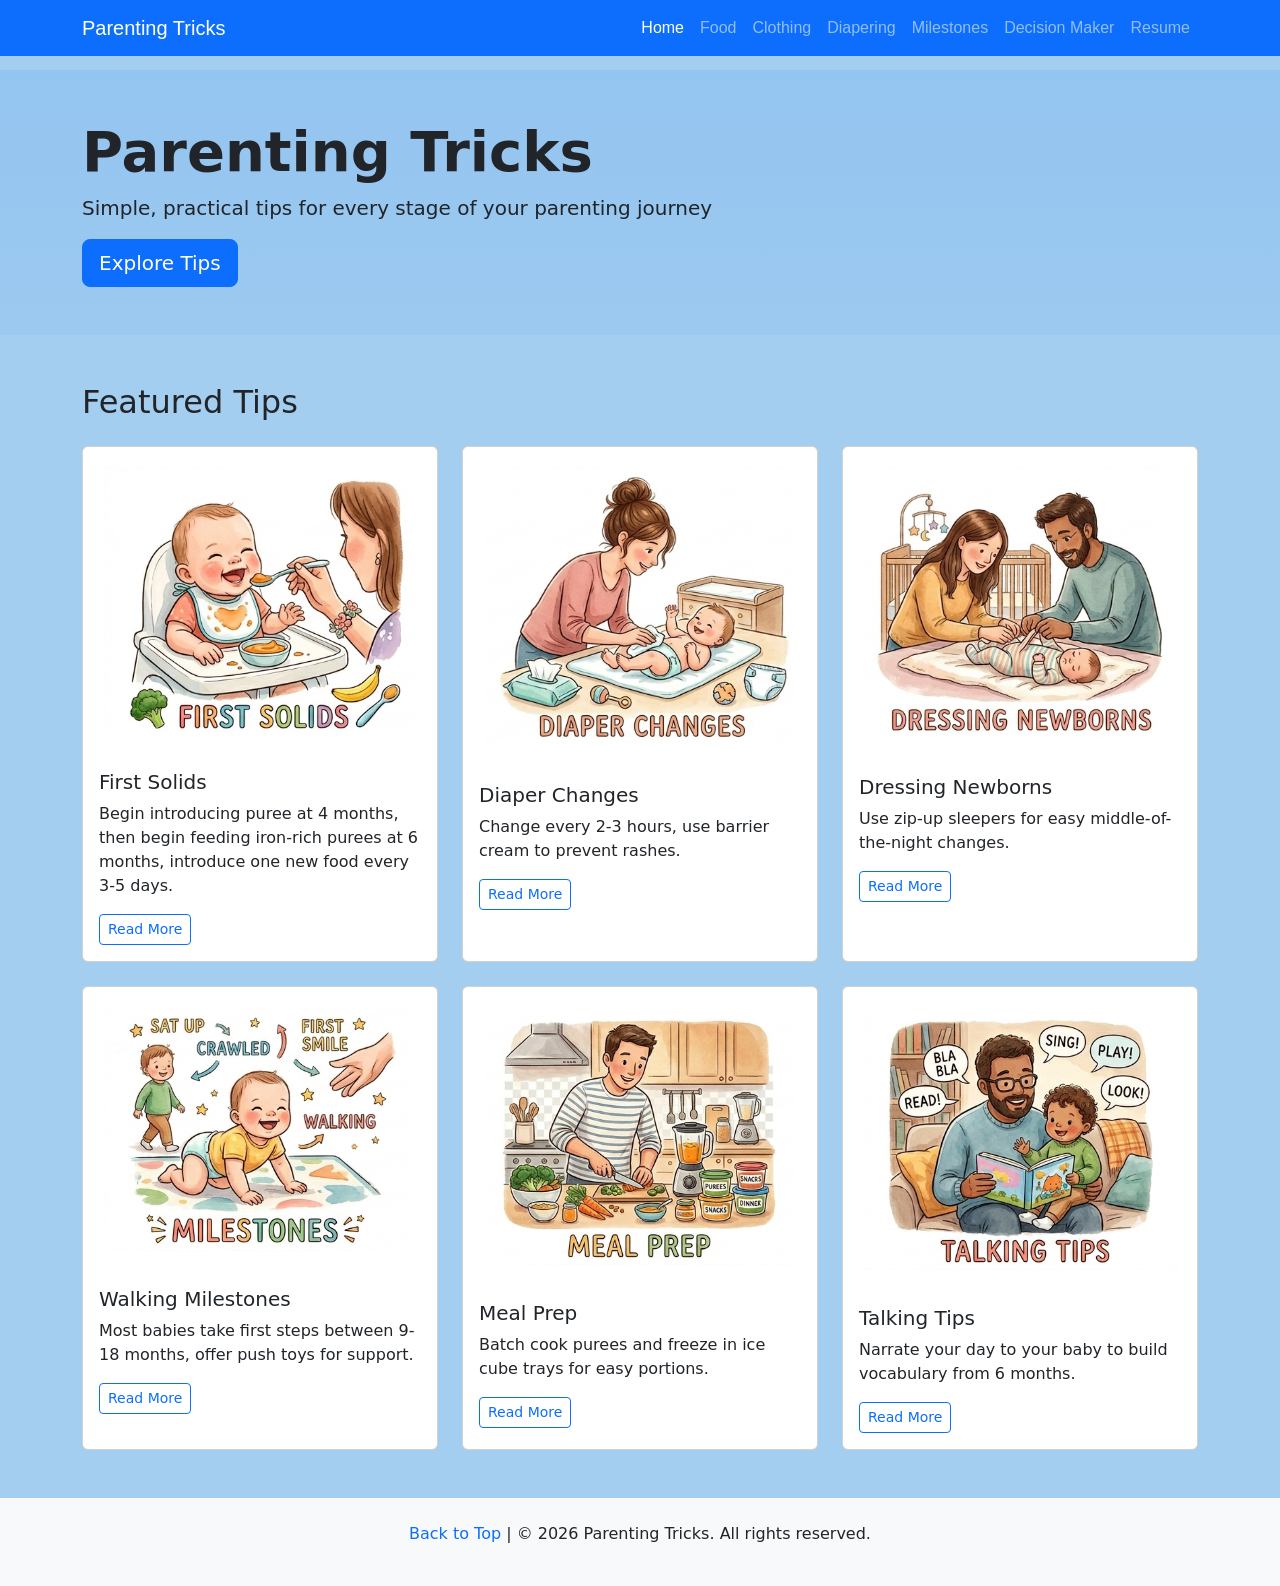
<file: index.html>
<!DOCTYPE html>
<html lang="en">
<head>
    <meta charset="UTF-8">
    <meta name="viewport" content="width=device-width, initial-scale=1.0">
    <title>Parenting Tricks | Home</title>
    <link href="https://cdn.jsdelivr.net/npm/bootstrap@5.3.0/dist/css/bootstrap.min.css" rel="stylesheet">
    <link rel="stylesheet" href="Styles/main.css">
    <script src="https://cdn.jsdelivr.net/npm/bootstrap@5.3.0/dist/js/bootstrap.bundle.min.js"></script>
</head>
<body>
    <div id="top"></div>
    <!-- Navbar -->
    <nav class="navbar navbar-expand-lg navbar-dark bg-primary fixed-top">
        <div class="container">
            <a class="navbar-brand" href="index.html">Parenting Tricks</a>
            <button class="navbar-toggler" type="button" data-bs-toggle="collapse" data-bs-target="#navbarNav" aria-controls="navbarNav" aria-expanded="false" aria-label="Toggle navigation">
                <span class="navbar-toggler-icon"></span>
            </button>
            <div class="collapse navbar-collapse" id="navbarNav">
                <ul class="navbar-nav ms-auto">
                    <li class="nav-item"><a class="nav-link active" aria-current="page" href="index.html">Home</a></li>
                    <li class="nav-item"><a class="nav-link" href="food.html">Food</a></li>
                    <li class="nav-item"><a class="nav-link" href="clothing.html">Clothing</a></li>
                    <li class="nav-item"><a class="nav-link" href="diapering.html">Diapering</a></li>
                    <li class="nav-item"><a class="nav-link" href="milestones.html">Milestones</a></li>
                    <li class="nav-item"><a class="nav-link" href="decision-maker.html">Decision Maker</a></li>
                    <li class="nav-item"><a class="nav-link" href="resume.html">Resume</a></li>
                </ul>
            </div>
        </div>
    </nav>

    <!-- Hero -->
    <section class="hero py-5 mb-5">
        <div class="container">
            <div class="row align-items-center">
                <div class="col-md-8">
                    <h1 class="display-4 fw-bold">Parenting Tricks</h1>
                    <p class="lead">Simple, practical tips for every stage of your parenting journey</p>
                    <a href="food.html" class="btn btn-primary btn-lg me-2">Explore Tips</a>
                </div>
            </div>
        </div>
    </section>

    <!-- Featured Tips -->
    <main class="container mb-5">
        <h2 class="mb-4">Featured Tips</h2>
        <div class="row g-4">
            <div class="col-md-4">
                <div class="card h-100">
                    <img src="images/Solids.png" class="card-img-top" alt="Baby being fed solids" style="padding: 20px;">
                    <div class="card-body">
                        <h5 class="card-title">First Solids</h5>
                        <p class="card-text">Begin introducing puree at 4 months, then begin feeding iron-rich purees at 6 months, introduce one new food every 3-5 days.</p>
                        <a href="food.html" class="btn btn-sm btn-outline-primary">Read More</a>
                    </div>
                </div>
            </div>
            <div class="col-md-4">
                <div class="card h-100">
                    <img src="images/Diapering.png" class="card-img-top" alt="Baby diaper change" style="padding: 20px;">
                    <div class="card-body">
                        <h5 class="card-title">Diaper Changes</h5>
                        <p class="card-text">Change every 2-3 hours, use barrier cream to prevent rashes.</p>
                        <a href="diapering.html" class="btn btn-sm btn-outline-primary">Read More</a>
                    </div>
                </div>
            </div>
            <div class="col-md-4">
                <div class="card h-100">
                    <img src="images/Clothing.png" class="card-img-top" alt="Baby getting dressed" style="padding: 20px;">
                    <div class="card-body">
                        <h5 class="card-title">Dressing Newborns</h5>
                        <p class="card-text">Use zip-up sleepers for easy middle-of-the-night changes.</p>
                        <a href="clothing.html" class="btn btn-sm btn-outline-primary">Read More</a>
                    </div>
                </div>
            </div>
            <div class="col-md-4">
                <div class="card h-100">
                    <img src="images/Milestones.png" class="card-img-top" alt="Toddler learning to walk" style="padding: 20px;">
                    <div class="card-body">
                        <h5 class="card-title">Walking Milestones</h5>
                        <p class="card-text">Most babies take first steps between 9-18 months, offer push toys for support.</p>
                        <a href="milestones.html" class="btn btn-sm btn-outline-primary">Read More</a>
                    </div>
                </div>
            </div>
            <div class="col-md-4">
                <div class="card h-100">
                    <img src="images/Mealprep.png" class="card-img-top" alt="Meal prep with ice cube trays" style="padding: 20px;">
                    <div class="card-body">
                        <h5 class="card-title">Meal Prep</h5>
                        <p class="card-text">Batch cook purees and freeze in ice cube trays for easy portions.</p>
                        <a href="food.html" class="btn btn-sm btn-outline-primary">Read More</a>
                    </div>
                </div>
            </div>
            <div class="col-md-4">
                <div class="card h-100">
                    <img src="images/Talking.png" class="card-img-top" alt="Parent and baby talking" style="padding: 20px;">
                    <div class="card-body">
                        <h5 class="card-title">Talking Tips</h5>
                        <p class="card-text">Narrate your day to your baby to build vocabulary from 6 months.</p>
                        <a href="milestones.html" class="btn btn-sm btn-outline-primary">Read More</a>
                    </div>
                </div>
            </div>
        </div>
    </main>

    <footer class="bg-light py-4 mt-5">
        <div class="container text-center">
            <p><a href="#top">Back to Top</a> | &copy; 2026 Parenting Tricks. All rights reserved.</p>
        </div>
    </footer>
</body>
</html>
</file>
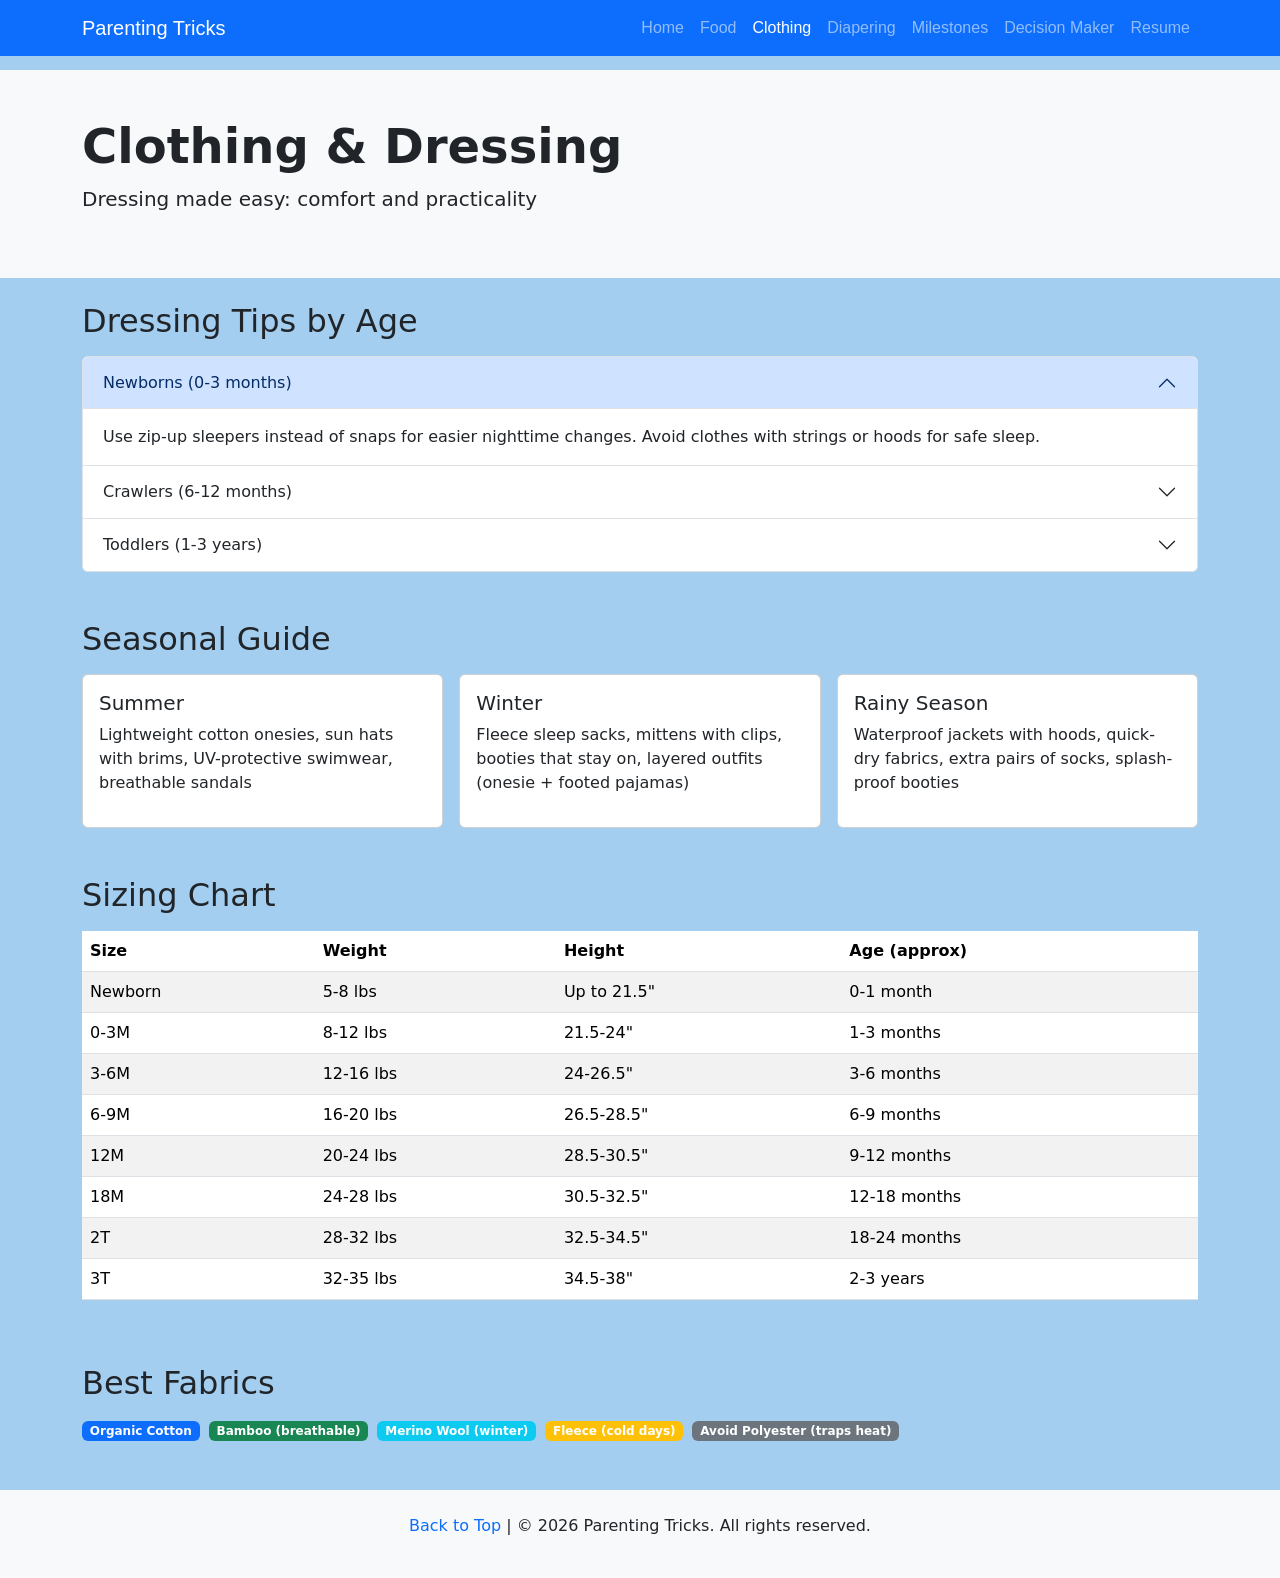
<file: clothing.html>
<!DOCTYPE html>
<html lang="en">
<head>
    <meta charset="UTF-8">
    <meta name="viewport" content="width=device-width, initial-scale=1.0">
    <title>Clothing & Dressing | Parenting Tricks</title>
    <link href="https://cdn.jsdelivr.net/npm/bootstrap@5.3.0/dist/css/bootstrap.min.css" rel="stylesheet">
    <link rel="stylesheet" href="Styles/main.css">
    <script src="https://cdn.jsdelivr.net/npm/bootstrap@5.3.0/dist/js/bootstrap.bundle.min.js"></script>
</head>
<body>
    <div id="top"></div>
    <!-- Navbar -->
    <nav class="navbar navbar-expand-lg navbar-dark bg-primary fixed-top">
        <div class="container">
            <a class="navbar-brand" href="index.html">Parenting Tricks</a>
            <button class="navbar-toggler" type="button" data-bs-toggle="collapse" data-bs-target="#navbarNav" aria-controls="navbarNav" aria-expanded="false" aria-label="Toggle navigation">
                <span class="navbar-toggler-icon"></span>
            </button>
            <div class="collapse navbar-collapse" id="navbarNav">
                <ul class="navbar-nav ms-auto">
                    <li class="nav-item"><a class="nav-link" href="index.html">Home</a></li>
                    <li class="nav-item"><a class="nav-link" href="food.html">Food</a></li>
                    <li class="nav-item"><a class="nav-link active" aria-current="page" href="clothing.html">Clothing</a></li>
                    <li class="nav-item"><a class="nav-link" href="diapering.html">Diapering</a></li>
                    <li class="nav-item"><a class="nav-link" href="milestones.html">Milestones</a></li>
                    <li class="nav-item"><a class="nav-link" href="decision-maker.html">Decision Maker</a></li>
                    <li class="nav-item"><a class="nav-link" href="resume.html">Resume</a></li>
                </ul>
            </div>
        </div>
    </nav>

    <!-- Hero -->
    <section class="bg-light py-5 mb-4">
        <div class="container">
            <h1 class="display-5 fw-bold">Clothing & Dressing</h1>
            <p class="lead">Dressing made easy: comfort and practicality</p>
        </div>
    </section>

    <main class="container mb-5">
        <!-- Dressing Tips by Age Accordion -->
        <h2 class="mb-3">Dressing Tips by Age</h2>
        <div class="accordion mb-5" id="dressingAccordion">
            <div class="accordion-item">
                <h3 class="accordion-header"><button class="accordion-button" type="button" data-bs-toggle="collapse" data-bs-target="#newborn">Newborns (0-3 months)</button></h3>
                <div id="newborn" class="accordion-collapse collapse show" data-bs-parent="#dressingAccordion">
                    <div class="accordion-body">Use zip-up sleepers instead of snaps for easier nighttime changes. Avoid clothes with strings or hoods for safe sleep.</div>
                </div>
            </div>
            <div class="accordion-item">
                <h3 class="accordion-header"><button class="accordion-button collapsed" type="button" data-bs-toggle="collapse" data-bs-target="#crawlers">Crawlers (6-12 months)</button></h3>
                <div id="crawlers" class="accordion-collapse collapse" data-bs-parent="#dressingAccordion">
                    <div class="accordion-body">Choose pants with built-in feet or knee patches. Avoid clothes with buttons on the back once they start rolling.</div>
                </div>
            </div>
            <div class="accordion-item">
                <h3 class="accordion-header"><button class="accordion-button collapsed" type="button" data-bs-toggle="collapse" data-bs-target="#toddlers">Toddlers (1-3 years)</button></h3>
                <div id="toddlers" class="accordion-collapse collapse" data-bs-parent="#dressingAccordion">
                    <div class="accordion-body">Let them pick between 2 options to encourage independence. Choose elastic waistbands and slip-on shoes.</div>
                </div>
            </div>
        </div>

        <!-- Seasonal Guide -->
        <h2 class="mb-3">Seasonal Guide</h2>
        <div class="row g-3 mb-5">
            <div class="col-md-4">
                <div class="card h-100">
                    <div class="card-body">
                        <h5 class="card-title">Summer</h5>
                        <p>Lightweight cotton onesies, sun hats with brims, UV-protective swimwear, breathable sandals</p>
                    </div>
                </div>
            </div>
            <div class="col-md-4">
                <div class="card h-100">
                    <div class="card-body">
                        <h5 class="card-title">Winter</h5>
                        <p>Fleece sleep sacks, mittens with clips, booties that stay on, layered outfits (onesie + footed pajamas)</p>
                    </div>
                </div>
            </div>
            <div class="col-md-4">
                <div class="card h-100">
                    <div class="card-body">
                        <h5 class="card-title">Rainy Season</h5>
                        <p>Waterproof jackets with hoods, quick-dry fabrics, extra pairs of socks, splash-proof booties</p>
                    </div>
                </div>
            </div>
        </div>

        <!-- Sizing Chart -->
        <h2 class="mb-3">Sizing Chart</h2>
        <div class="table-responsive mb-5">
            <table class="table table-striped">
                <thead><tr><th>Size</th><th>Weight</th><th>Height</th><th>Age (approx)</th></tr></thead>
                <tbody>
                    <tr><td>Newborn</td><td>5-8 lbs</td><td>Up to 21.5"</td><td>0-1 month</td></tr>
                    <tr><td>0-3M</td><td>8-12 lbs</td><td>21.5-24"</td><td>1-3 months</td></tr>
                    <tr><td>3-6M</td><td>12-16 lbs</td><td>24-26.5"</td><td>3-6 months</td></tr>
                    <tr><td>6-9M</td><td>16-20 lbs</td><td>26.5-28.5"</td><td>6-9 months</td></tr>
                    <tr><td>12M</td><td>20-24 lbs</td><td>28.5-30.5"</td><td>9-12 months</td></tr>
                    <tr><td>18M</td><td>24-28 lbs</td><td>30.5-32.5"</td><td>12-18 months</td></tr>
                    <tr><td>2T</td><td>28-32 lbs</td><td>32.5-34.5"</td><td>18-24 months</td></tr>
                    <tr><td>3T</td><td>32-35 lbs</td><td>34.5-38"</td><td>2-3 years</td></tr>
                </tbody>
            </table>
        </div>

        <!-- Fabric Recommendations -->
        <h2 class="mb-3">Best Fabrics</h2>
        <p>
            <span class="badge bg-primary me-1">Organic Cotton</span>
            <span class="badge bg-success me-1">Bamboo (breathable)</span>
            <span class="badge bg-info me-1">Merino Wool (winter)</span>
            <span class="badge bg-warning me-1">Fleece (cold days)</span>
            <span class="badge bg-secondary">Avoid Polyester (traps heat)</span>
        </p>
    </main>

    <footer class="bg-light py-4 mt-5">
        <div class="container text-center">
            <p><a href="#top">Back to Top</a> | &copy; 2026 Parenting Tricks. All rights reserved.</p>
        </div>
    </footer>
</body>
</html>
</file>
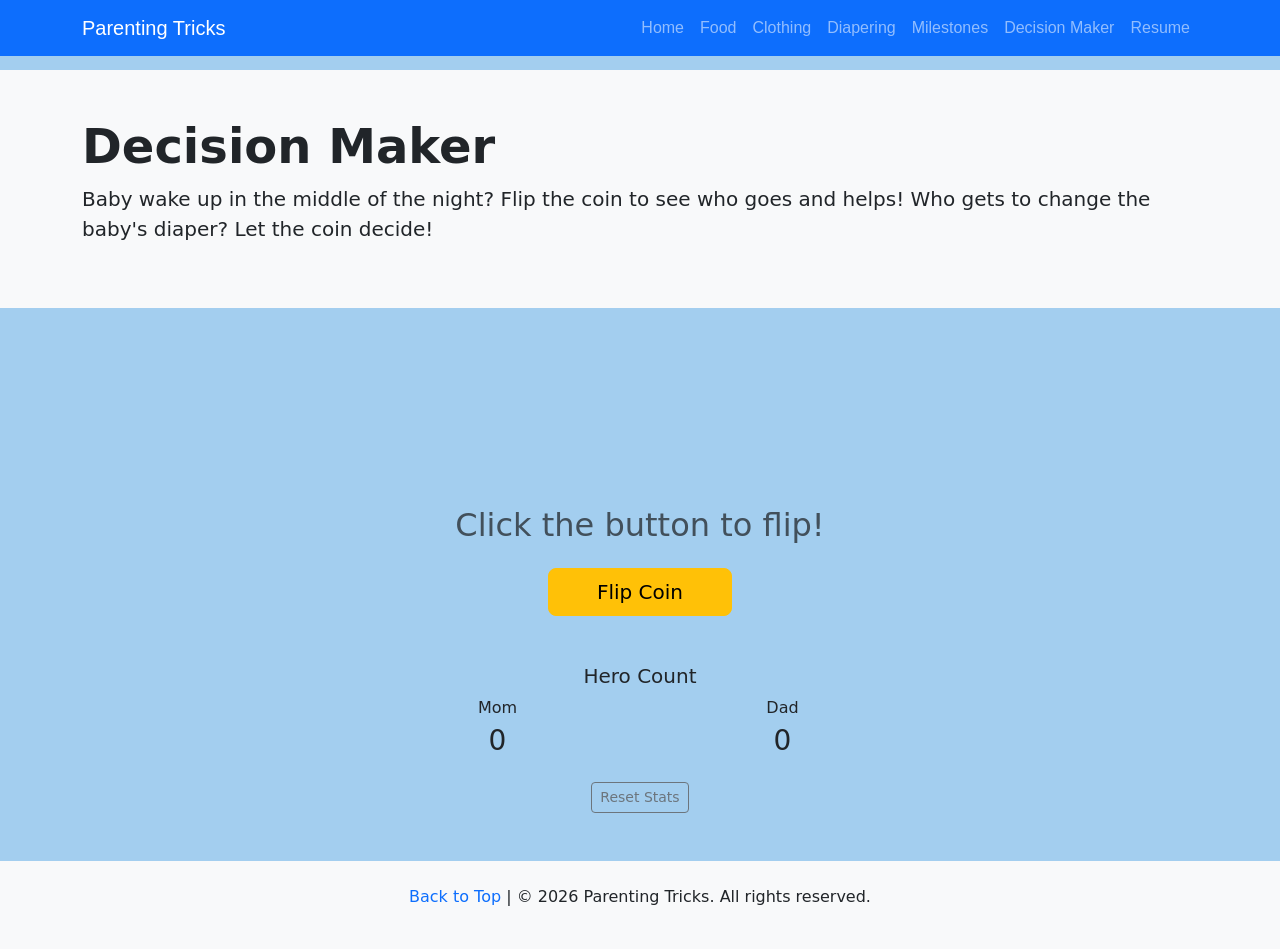
<file: decision-maker.html>
<!DOCTYPE html>
<html lang="en">
<head>
    <meta charset="UTF-8">
    <meta name="viewport" content="width=device-width, initial-scale=1.0">
    <title>Decision Maker | Parenting Tricks</title>
    <link href="https://cdn.jsdelivr.net/npm/bootstrap@5.3.0/dist/css/bootstrap.min.css" rel="stylesheet">
    <link rel="stylesheet" href="Styles/main.css">
    <script src="https://cdn.jsdelivr.net/npm/bootstrap@5.3.0/dist/js/bootstrap.bundle.min.js"></script>
    <style>
        .coin {
            width: 150px;
            height: 150px;
            margin: 0 auto;
            position: relative;
            transform-style: preserve-3d;
            transition: transform 1s ease-in-out;
        }
        .coin-face {
            position: absolute;
            width: 100%;
            height: 100%;
            border-radius: 50%;
            backface-visibility: hidden;
            overflow: hidden;
        }
        .coin-face img {
            width: 100%;
            height: 100%;
            object-fit: cover;
        }
        .coin-mom {
            z-index: 2;
        }
        .coin-dad {
            transform: rotateX(180deg);
        }
    </style>
</head>
<body>
    <div id="top"></div>
    <!-- Navbar -->
    <nav class="navbar navbar-expand-lg navbar-dark bg-primary fixed-top">
        <div class="container">
            <a class="navbar-brand" href="index.html">Parenting Tricks</a>
            <button class="navbar-toggler" type="button" data-bs-toggle="collapse" data-bs-target="#navbarNav" aria-controls="navbarNav" aria-expanded="false" aria-label="Toggle navigation">
                <span class="navbar-toggler-icon"></span>
            </button>
            <div class="collapse navbar-collapse" id="navbarNav">
                <ul class="navbar-nav ms-auto">
                    <li class="nav-item"><a class="nav-link" href="index.html">Home</a></li>
                    <li class="nav-item"><a class="nav-link" href="food.html">Food</a></li>
                    <li class="nav-item"><a class="nav-link" href="clothing.html">Clothing</a></li>
                    <li class="nav-item"><a class="nav-link" href="diapering.html">Diapering</a></li>
                    <li class="nav-item"><a class="nav-link" href="milestones.html">Milestones</a></li>
                    <li class="nav-item"><a class="nav-link" href="decision-maker.html">Decision Maker</a></li>
                    <li class="nav-item"><a class="nav-link" href="resume.html">Resume</a></li>
                </ul>
            </div>
        </div>
    </nav>

    <!-- Hero -->
    <section class="bg-light py-5 mb-4">
        <div class="container">
            <h1 class="display-5 fw-bold">Decision Maker</h1>
            <p class="lead"> Baby wake up in the middle of the night? Flip the coin to see who goes and helps! Who gets to change the baby's diaper? Let the coin decide!</p>
        </div>
    </section>
    <main class="container mb-5 text-center">
        <div class="row justify-content-center">
            <div class="col-md-6">
                <!-- Coin Display -->
                <div id="coin" class="coin mb-4">
                    <div class="coin-face coin-mom">
                        <img src="images/coin-flip-MOTHER.png" alt="Mom side of coin">
                    </div>
                    <div class="coin-face coin-dad">
                        <img src="images/coin-flip-FATHER.png" alt="Dad side of coin">
                    </div>
                </div>

                <!-- Result Display -->
                <h2 id="result" class="mb-4 text-muted">Click the button to flip!</h2>

                <!-- Flip Button -->
                <button id="flipBtn" class="btn btn-warning btn-lg px-5">Flip Coin</button>

                <!-- Stats -->
                <div class="mt-5">
                    <h5>Hero Count</h5>
                    <div class="row">
                        <div class="col-6">
                            <p class="mb-1">Mom</p>
                            <h3 id="momCount">0</h3>
                        </div>
                        <div class="col-6">
                            <p class="mb-1">Dad</p>
                            <h3 id="dadCount">0</h3>
                        </div>
                    </div>
                    <button id="resetBtn" class="btn btn-sm btn-outline-secondary mt-3">Reset Stats</button>
                </div>
            </div>
        </div>
    </main>

    <footer class="bg-light py-4 mt-5">
        <div class="container text-center">
            <p><a href="#top">Back to Top</a> | &copy; 2026 Parenting Tricks. All rights reserved.</p>
        </div>
    </footer>

    <script>
        let mom = 0;
        let dad = 0;
        let isFlipping = false;
        const coin = document.getElementById('coin');
        const result = document.getElementById('result');
        const flipBtn = document.getElementById('flipBtn');
        const momCount = document.getElementById('momCount');
        const dadCount = document.getElementById('dadCount');
        const resetBtn = document.getElementById('resetBtn');

        flipBtn.addEventListener('click', function() {
            if (isFlipping) return; // Prevent multiple clicks during animation
            isFlipping = true;

            // Reset coin to 0deg instantly (no transition)
            coin.style.transition = 'none';
            coin.style.transform = 'rotateX(0deg)';
            void coin.offsetWidth; // Trigger reflow
            coin.style.transition = 'transform 1s ease-in-out';

            // Random result
            const isMom = Math.random() < 0.5;

            // Set final rotation based on result (always spins)
            if (isMom) {
                coin.style.transform = 'rotateX(1800deg)';
                result.textContent = 'Mom!';
            } else {
                coin.style.transform = 'rotateX(1980deg)';
                result.textContent = 'Dad!';
            }

            // Wait for animation to end before counting
            coin.addEventListener('transitionend', function handler() {
                coin.removeEventListener('transitionend', handler);
                if (isMom) {
                    mom++;
                    momCount.textContent = mom;
                } else {
                    dad++;
                    dadCount.textContent = dad;
                }
                isFlipping = false;
            });
        });

        resetBtn.addEventListener('click', function() {
            mom = 0;
            dad = 0;
            momCount.textContent = mom;
            dadCount.textContent = dad;
            result.textContent = 'Click the button to flip!';
            coin.style.transition = 'none';
            coin.style.transform = 'rotateX(0deg)';
            void coin.offsetWidth;
            coin.style.transition = 'transform 1s ease-in-out';
            isFlipping = false;
        });
    </script>
</body>
</html>
</file>
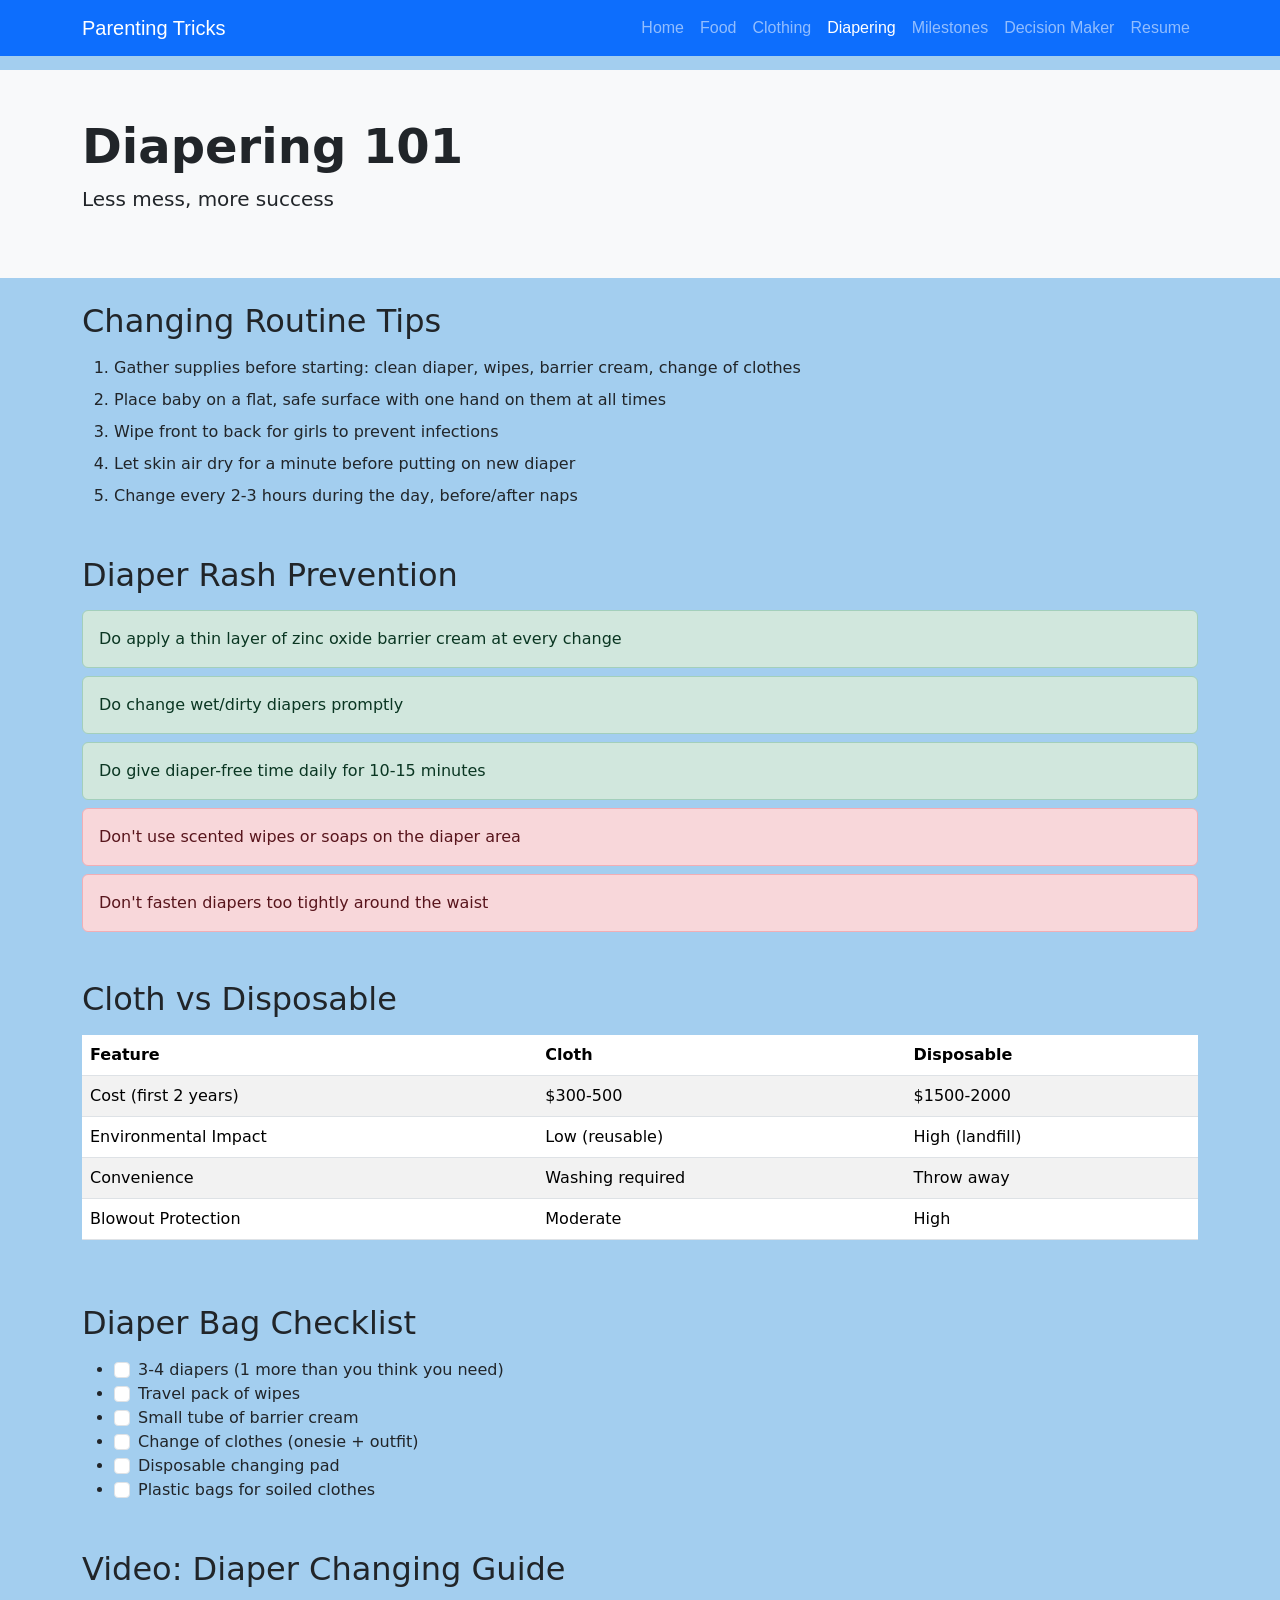
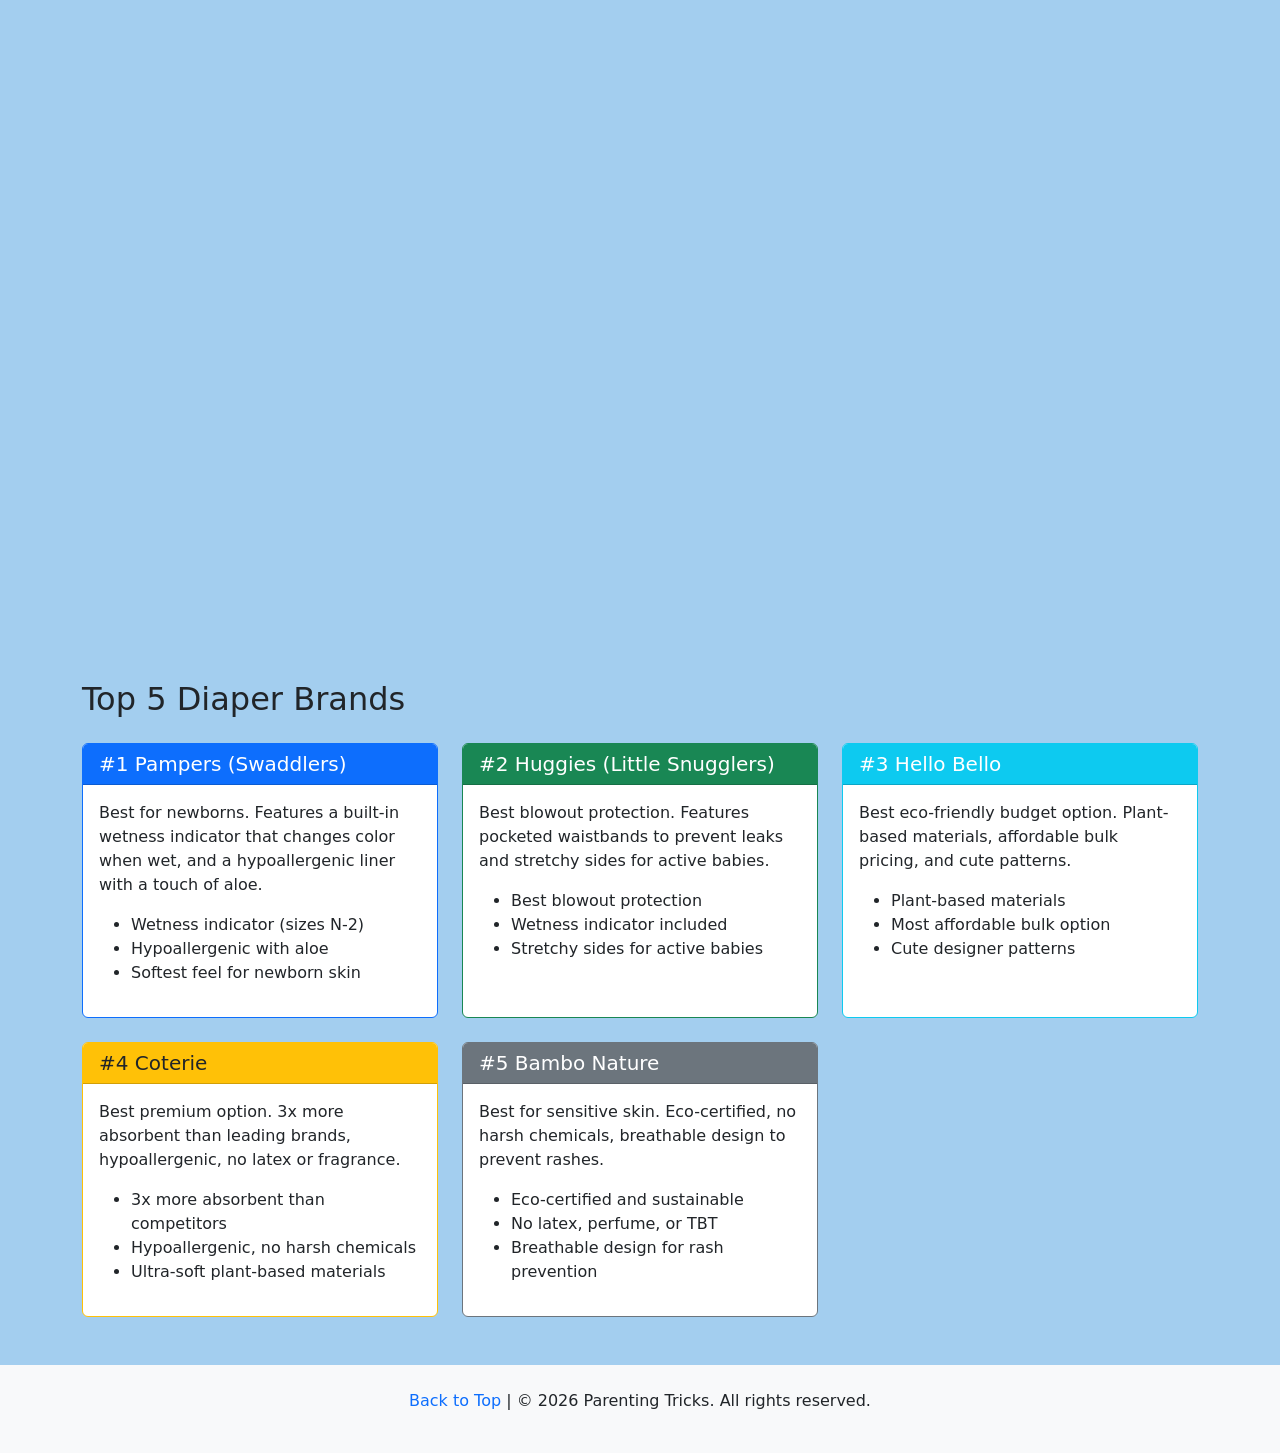
<file: diapering.html>
<!DOCTYPE html>
<html lang="en">
<head>
    <meta charset="UTF-8">
    <meta name="viewport" content="width=device-width, initial-scale=1.0">
    <title>Diapering | Parenting Tricks</title>
    <link href="https://cdn.jsdelivr.net/npm/bootstrap@5.3.0/dist/css/bootstrap.min.css" rel="stylesheet">
    <link rel="stylesheet" href="Styles/main.css">
    <script src="https://cdn.jsdelivr.net/npm/bootstrap@5.3.0/dist/js/bootstrap.bundle.min.js"></script>
</head>
<body>
    <div id="top"></div>
    <!-- Navbar -->
    <nav class="navbar navbar-expand-lg navbar-dark bg-primary fixed-top">
        <div class="container">
            <a class="navbar-brand" href="index.html">Parenting Tricks</a>
            <button class="navbar-toggler" type="button" data-bs-toggle="collapse" data-bs-target="#navbarNav" aria-controls="navbarNav" aria-expanded="false" aria-label="Toggle navigation">
                <span class="navbar-toggler-icon"></span>
            </button>
            <div class="collapse navbar-collapse" id="navbarNav">
                <ul class="navbar-nav ms-auto">
                    <li class="nav-item"><a class="nav-link" href="index.html">Home</a></li>
                    <li class="nav-item"><a class="nav-link" href="food.html">Food</a></li>
                    <li class="nav-item"><a class="nav-link" href="clothing.html">Clothing</a></li>
                    <li class="nav-item"><a class="nav-link active" aria-current="page" href="diapering.html">Diapering</a></li>
                    <li class="nav-item"><a class="nav-link" href="milestones.html">Milestones</a></li>
                    <li class="nav-item"><a class="nav-link" href="decision-maker.html">Decision Maker</a></li>
                    <li class="nav-item"><a class="nav-link" href="resume.html">Resume</a></li>
                </ul>
            </div>
        </div>
    </nav>

    <!-- Hero -->
    <section class="bg-light py-5 mb-4">
        <div class="container">
            <h1 class="display-5 fw-bold">Diapering 101</h1>
            <p class="lead">Less mess, more success</p>
        </div>
    </section>

    <main class="container mb-5">
        <!-- Changing Routine Tips -->
        <h2 class="mb-3">Changing Routine Tips</h2>
        <ol class="mb-5">
            <li class="mb-2">Gather supplies before starting: clean diaper, wipes, barrier cream, change of clothes</li>
            <li class="mb-2">Place baby on a flat, safe surface with one hand on them at all times</li>
            <li class="mb-2">Wipe front to back for girls to prevent infections</li>
            <li class="mb-2">Let skin air dry for a minute before putting on new diaper</li>
            <li class="mb-2">Change every 2-3 hours during the day, before/after naps</li>
        </ol>

        <!-- Diaper Rash Prevention -->
        <h2 class="mb-3">Diaper Rash Prevention</h2>
        <div class="alert alert-success mb-2">Do apply a thin layer of zinc oxide barrier cream at every change</div>
        <div class="alert alert-success mb-2">Do change wet/dirty diapers promptly</div>
        <div class="alert alert-success mb-2">Do give diaper-free time daily for 10-15 minutes</div>
        <div class="alert alert-danger mb-2">Don't use scented wipes or soaps on the diaper area</div>
        <div class="alert alert-danger mb-5">Don't fasten diapers too tightly around the waist</div>

        <!-- Cloth vs Disposable -->
        <h2 class="mb-3">Cloth vs Disposable</h2>
        <div class="table-responsive mb-5">
            <table class="table table-striped">
                <thead><tr><th>Feature</th><th>Cloth</th><th>Disposable</th></tr></thead>
                <tbody>
                    <tr><td>Cost (first 2 years)</td><td>$300-500</td><td>$1500-2000</td></tr>
                    <tr><td>Environmental Impact</td><td>Low (reusable)</td><td>High (landfill)</td></tr>
                    <tr><td>Convenience</td><td>Washing required</td><td>Throw away</td></tr>
                    <tr><td>Blowout Protection</td><td>Moderate</td><td>High</td></tr>
                </tbody>
            </table>
        </div>

        <!-- Diaper Bag Checklist -->
        <h2 class="mb-3">Diaper Bag Checklist</h2>
        <ul class="mb-5">
            <li><input type="checkbox" class="form-check-input me-2">3-4 diapers (1 more than you think you need)</li>
            <li><input type="checkbox" class="form-check-input me-2">Travel pack of wipes</li>
            <li><input type="checkbox" class="form-check-input me-2">Small tube of barrier cream</li>
            <li><input type="checkbox" class="form-check-input me-2">Change of clothes (onesie + outfit)</li>
            <li><input type="checkbox" class="form-check-input me-2">Disposable changing pad</li>
            <li><input type="checkbox" class="form-check-input me-2">Plastic bags for soiled clothes</li>
        </ul>

        <!-- Video Guide -->
        <h2 class="mb-3">Video: Diaper Changing Guide</h2>
        <div style="width: 50%; margin: 0 auto;">
            <div class="ratio ratio-16x9 mb-5">
                <iframe width="560" height="315" src="https://www.youtube.com/embed/RFWY3uiG6Ww?si=qRpBe7clzitcadxI" title="YouTube video player" frameborder="0" allow="accelerometer; autoplay; clipboard-write; encrypted-media; gyroscope; picture-in-picture; web-share" referrerpolicy="strict-origin-when-cross-origin" allowfullscreen></iframe>
            </div>
        </div>

        <!-- Top 5 Diaper Brands -->
        <h2 class="mb-4">Top 5 Diaper Brands</h2>
        <div class="row g-4">
            <div class="col-md-4">
                <div class="card h-100 border-primary">
                    <div class="card-header bg-primary text-white"><h5 class="mb-0">#1 Pampers (Swaddlers)</h5></div>
                    <div class="card-body">
                        <p class="card-text">Best for newborns. Features a built-in wetness indicator that changes color when wet, and a hypoallergenic liner with a touch of aloe.</p>
                        <ul>
                            <li>Wetness indicator (sizes N-2)</li>
                            <li>Hypoallergenic with aloe</li>
                            <li>Softest feel for newborn skin</li>
                        </ul>
                    </div>
                </div>
            </div>
            <div class="col-md-4">
                <div class="card h-100 border-success">
                    <div class="card-header bg-success text-white"><h5 class="mb-0">#2 Huggies (Little Snugglers)</h5></div>
                    <div class="card-body">
                        <p class="card-text">Best blowout protection. Features pocketed waistbands to prevent leaks and stretchy sides for active babies.</p>
                        <ul>
                            <li>Best blowout protection</li>
                            <li>Wetness indicator included</li>
                            <li>Stretchy sides for active babies</li>
                        </ul>
                    </div>
                </div>
            </div>
            <div class="col-md-4">
                <div class="card h-100 border-info">
                    <div class="card-header bg-info text-white"><h5 class="mb-0">#3 Hello Bello</h5></div>
                    <div class="card-body">
                        <p class="card-text">Best eco-friendly budget option. Plant-based materials, affordable bulk pricing, and cute patterns.</p>
                        <ul>
                            <li>Plant-based materials</li>
                            <li>Most affordable bulk option</li>
                            <li>Cute designer patterns</li>
                        </ul>
                    </div>
                </div>
            </div>
            <div class="col-md-4">
                <div class="card h-100 border-warning">
                    <div class="card-header bg-warning"><h5 class="mb-0">#4 Coterie</h5></div>
                    <div class="card-body">
                        <p class="card-text">Best premium option. 3x more absorbent than leading brands, hypoallergenic, no latex or fragrance.</p>
                        <ul>
                            <li>3x more absorbent than competitors</li>
                            <li>Hypoallergenic, no harsh chemicals</li>
                            <li>Ultra-soft plant-based materials</li>
                        </ul>
                    </div>
                </div>
            </div>
            <div class="col-md-4">
                <div class="card h-100 border-secondary">
                    <div class="card-header bg-secondary text-white"><h5 class="mb-0">#5 Bambo Nature</h5></div>
                    <div class="card-body">
                        <p class="card-text">Best for sensitive skin. Eco-certified, no harsh chemicals, breathable design to prevent rashes.</p>
                        <ul>
                            <li>Eco-certified and sustainable</li>
                            <li>No latex, perfume, or TBT</li>
                            <li>Breathable design for rash prevention</li>
                        </ul>
                    </div>
                </div>
            </div>
        </div>
    </main>

    <footer class="bg-light py-4 mt-5">
        <div class="container text-center">
            <p><a href="#top">Back to Top</a> | &copy; 2026 Parenting Tricks. All rights reserved.</p>
        </div>
    </footer>
</body>
</html>
</file>
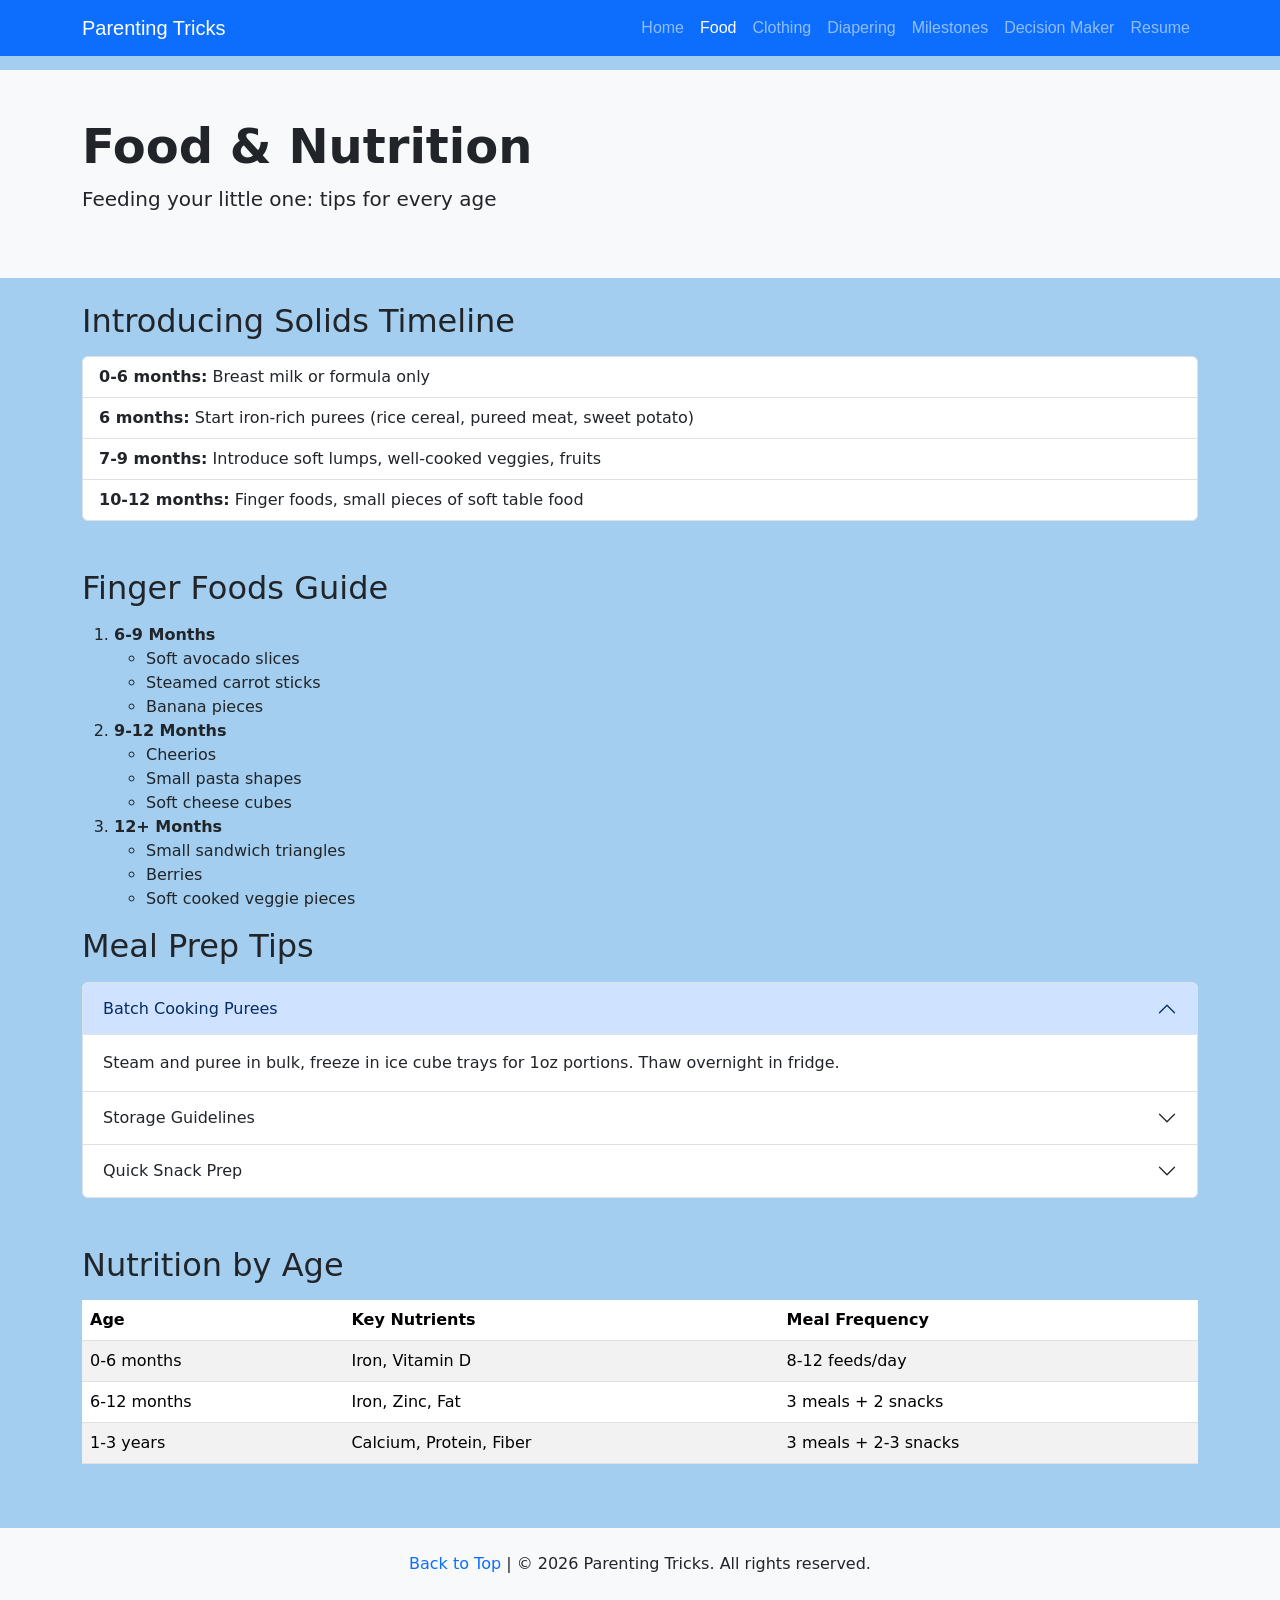
<file: food.html>
<!DOCTYPE html>
<html lang="en">
<head>
    <meta charset="UTF-8">
    <meta name="viewport" content="width=device-width, initial-scale=1.0">
    <title>Food & Nutrition | Parenting Tricks</title>
    <link href="https://cdn.jsdelivr.net/npm/bootstrap@5.3.0/dist/css/bootstrap.min.css" rel="stylesheet">
    <link rel="stylesheet" href="Styles/main.css">
    <script src="https://cdn.jsdelivr.net/npm/bootstrap@5.3.0/dist/js/bootstrap.bundle.min.js"></script>
</head>
<body>
    <div id="top"></div>
    <!-- Navbar -->
    <nav class="navbar navbar-expand-lg navbar-dark bg-primary fixed-top">
        <div class="container">
            <a class="navbar-brand" href="index.html">Parenting Tricks</a>
            <button class="navbar-toggler" type="button" data-bs-toggle="collapse" data-bs-target="#navbarNav" aria-controls="navbarNav" aria-expanded="false" aria-label="Toggle navigation">
                <span class="navbar-toggler-icon"></span>
            </button>
            <div class="collapse navbar-collapse" id="navbarNav">
                <ul class="navbar-nav ms-auto">
                    <li class="nav-item"><a class="nav-link" href="index.html">Home</a></li>
                    <li class="nav-item"><a class="nav-link active" aria-current="page" href="food.html">Food</a></li>
                    <li class="nav-item"><a class="nav-link" href="clothing.html">Clothing</a></li>
                    <li class="nav-item"><a class="nav-link" href="diapering.html">Diapering</a></li>
                    <li class="nav-item"><a class="nav-link" href="milestones.html">Milestones</a></li>
                    <li class="nav-item"><a class="nav-link" href="decision-maker.html">Decision Maker</a></li>
                    <li class="nav-item"><a class="nav-link" href="resume.html">Resume</a></li>
                </ul>
            </div>
        </div>
    </nav>

    <!-- Hero -->
    <section class="bg-light py-5 mb-4">
        <div class="container">
            <h1 class="display-5 fw-bold">Food & Nutrition</h1>
            <p class="lead">Feeding your little one: tips for every age</p>
        </div>
    </section>

<main class="container mb-5">
    <!-- Tableau Fruit Consumption Embed -->
    <div class='tableauPlaceholder' id='viz1777439275933' style='position: relative'><noscript><a href='#'><img alt='Fruit ' src='https:&#47;&#47;public.tableau.com&#47;static&#47;images&#47;US&#47;USFruitConsumption&#47;Fruit&#47;1_rss.png' style='border: none' /></a></noscript><object class='tableauViz'  style='display:none;'><param name='host_url' value='https%3A%2F%2Fpublic.tableau.com%2F' /> <param name='embed_code_version' value='3' /> <param name='site_root' value='' /><param name='name' value='USFruitConsumption&#47;Fruit' /><param name='tabs' value='no' /><param name='toolbar' value='yes' /><param name='static_image' value='https:&#47;&#47;public.tableau.com&#47;static&#47;images&#47;US&#47;USFruitConsumption&#47;Fruit&#47;1.png' /> <param name='animate_transition' value='yes' /><param name='display_static_image' value='yes' /><param name='display_spinner' value='yes' /><param name='display_overlay' value='yes' /><param name='display_count' value='yes' /><param name='language' value='en-US' /></object></div>                <script type='text/javascript'>                    var divElement = document.getElementById('viz1777439275933');                    var vizElement = divElement.getElementsByTagName('object')[0];                    vizElement.style.width='900px';vizElement.style.height='752px';                    var scriptElement = document.createElement('script');                    scriptElement.src = 'https://public.tableau.com/javascripts/api/viz_v1.js';                    vizElement.parentNode.insertBefore(scriptElement, vizElement);                </script>
    <!-- Introducing Solids Timeline -->
        <h2 class="mb-3">Introducing Solids Timeline</h2>
        <ul class="list-group mb-5">
            <li class="list-group-item"><strong>0-6 months:</strong> Breast milk or formula only</li>
            <li class="list-group-item"><strong>6 months:</strong> Start iron-rich purees (rice cereal, pureed meat, sweet potato)</li>
            <li class="list-group-item"><strong>7-9 months:</strong> Introduce soft lumps, well-cooked veggies, fruits</li>
            <li class="list-group-item"><strong>10-12 months:</strong> Finger foods, small pieces of soft table food</li>
        </ul>

        <!-- Finger Foods Guide -->
        <h2 class="mb-3">Finger Foods Guide</h2>
        <ol>
            <li><strong>6-9 Months</strong>
                <ul>
                    <li>Soft avocado slices</li>
                    <li>Steamed carrot sticks</li>
                    <li>Banana pieces</li>
                </ul>
            </li>
            <li><strong>9-12 Months</strong>
                <ul>
                    <li>Cheerios</li>
                    <li>Small pasta shapes</li>
                    <li>Soft cheese cubes</li>
                </ul>
            </li>
            <li><strong>12+ Months</strong>
                <ul>
                    <li>Small sandwich triangles</li>
                    <li>Berries</li>
                    <li>Soft cooked veggie pieces</li>
                </ul>
            </li>
        </ol>

        <!-- Meal Prep Tips Accordion -->
        <h2 class="mb-3">Meal Prep Tips</h2>
        <div class="accordion mb-5" id="mealPrepAccordion">
            <div class="accordion-item">
                <h3 class="accordion-header"><button class="accordion-button" type="button" data-bs-toggle="collapse" data-bs-target="#prep1">Batch Cooking Purees</button></h3>
                <div id="prep1" class="accordion-collapse collapse show" data-bs-parent="#mealPrepAccordion">
                    <div class="accordion-body">Steam and puree in bulk, freeze in ice cube trays for 1oz portions. Thaw overnight in fridge.</div>
                </div>
            </div>
            <div class="accordion-item">
                <h3 class="accordion-header"><button class="accordion-button collapsed" type="button" data-bs-toggle="collapse" data-bs-target="#prep2">Storage Guidelines</button></h3>
                <div id="prep2" class="accordion-collapse collapse" data-bs-parent="#mealPrepAccordion">
                    <div class="accordion-body">Store purees in fridge for 2-3 days, freezer for up to 3 months. Label with date.</div>
                </div>
            </div>
            <div class="accordion-item">
                <h3 class="accordion-header"><button class="accordion-button collapsed" type="button" data-bs-toggle="collapse" data-bs-target="#prep3">Quick Snack Prep</button></h3>
                <div id="prep3" class="accordion-collapse collapse" data-bs-parent="#mealPrepAccordion">
                    <div class="accordion-body">Pre-cut soft fruits (banana, avocado) and store in airtight containers for grab-and-go snacks.</div>
                </div>
            </div>
        </div>

        <!-- Nutrition by Age Table -->
        <h2 class="mb-3">Nutrition by Age</h2>
        <div class="table-responsive mb-5">
            <table class="table table-striped">
                <thead><tr><th>Age</th><th>Key Nutrients</th><th>Meal Frequency</th></tr></thead>
                <tbody>
                    <tr><td>0-6 months</td><td>Iron, Vitamin D</td><td>8-12 feeds/day</td></tr>
                    <tr><td>6-12 months</td><td>Iron, Zinc, Fat</td><td>3 meals + 2 snacks</td></tr>
                    <tr><td>1-3 years</td><td>Calcium, Protein, Fiber</td><td>3 meals + 2-3 snacks</td></tr>
                </tbody>
            </table>
        </div>
    </main>

    <footer class="bg-light py-4 mt-5">
        <div class="container text-center">
            <p><a href="#top">Back to Top</a> | &copy; 2026 Parenting Tricks. All rights reserved.</p>
        </div>
    </footer>
</body>
</html>
</file>
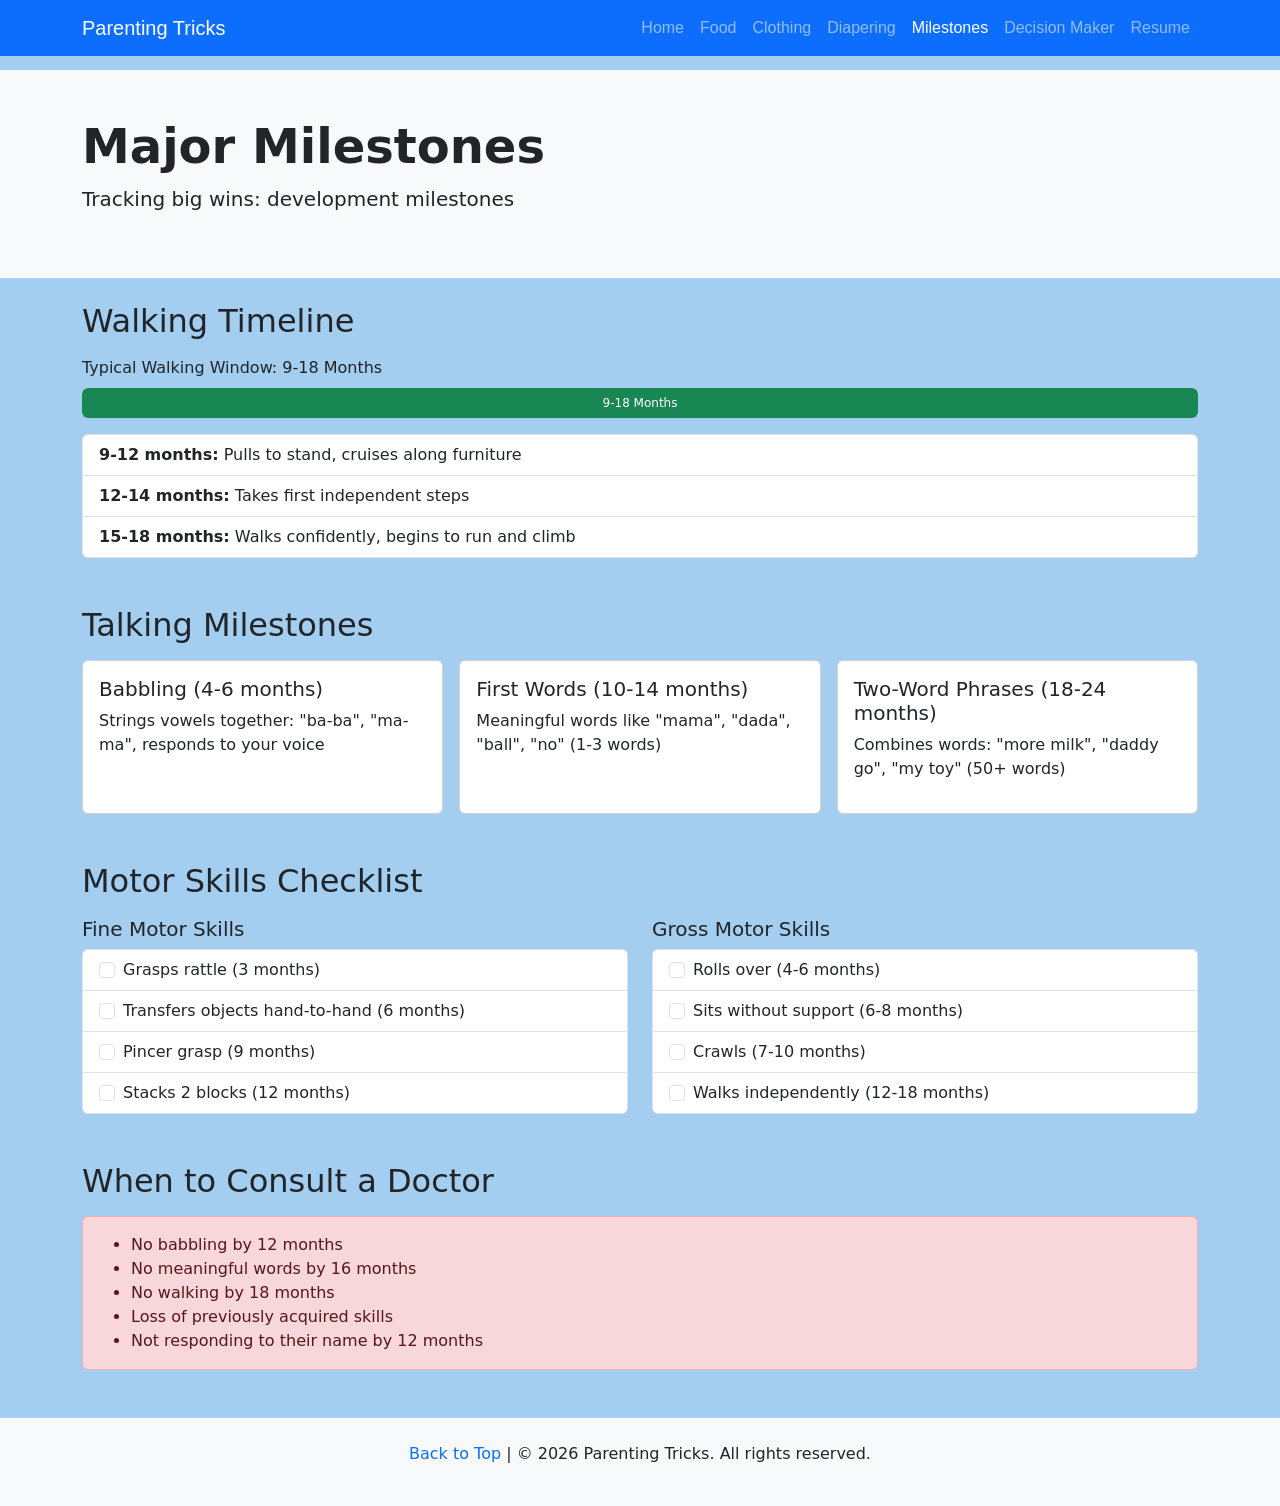
<file: milestones.html>
<!DOCTYPE html>
<html lang="en">
<head>
    <meta charset="UTF-8">
    <meta name="viewport" content="width=device-width, initial-scale=1.0">
    <title>Major Milestones | Parenting Tricks</title>
    <link href="https://cdn.jsdelivr.net/npm/bootstrap@5.3.0/dist/css/bootstrap.min.css" rel="stylesheet">
    <link rel="stylesheet" href="Styles/main.css">
    <script src="https://cdn.jsdelivr.net/npm/bootstrap@5.3.0/dist/js/bootstrap.bundle.min.js"></script>
</head>
<body>
    <div id="top"></div>
    <!-- Navbar -->
    <nav class="navbar navbar-expand-lg navbar-dark bg-primary fixed-top">
        <div class="container">
            <a class="navbar-brand" href="index.html">Parenting Tricks</a>
            <button class="navbar-toggler" type="button" data-bs-toggle="collapse" data-bs-target="#navbarNav" aria-controls="navbarNav" aria-expanded="false" aria-label="Toggle navigation">
                <span class="navbar-toggler-icon"></span>
            </button>
            <div class="collapse navbar-collapse" id="navbarNav">
                <ul class="navbar-nav ms-auto">
                    <li class="nav-item"><a class="nav-link" href="index.html">Home</a></li>
                    <li class="nav-item"><a class="nav-link" href="food.html">Food</a></li>
                    <li class="nav-item"><a class="nav-link" href="clothing.html">Clothing</a></li>
                    <li class="nav-item"><a class="nav-link" href="diapering.html">Diapering</a></li>
                    <li class="nav-item"><a class="nav-link active" aria-current="page" href="milestones.html">Milestones</a></li>
                    <li class="nav-item"><a class="nav-link" href="decision-maker.html">Decision Maker</a></li>
                    <li class="nav-item"><a class="nav-link" href="resume.html">Resume</a></li>
                </ul>
            </div>
        </div>
    </nav>

    <!-- Hero -->
    <section class="bg-light py-5 mb-4">
        <div class="container">
            <h1 class="display-5 fw-bold">Major Milestones</h1>
            <p class="lead">Tracking big wins: development milestones</p>
        </div>
    </section>

    <main class="container mb-5">
        <!-- Walking Timeline -->
        <h2 class="mb-3">Walking Timeline</h2>
        <div class="mb-3">
            <label class="form-label">Typical Walking Window: 9-18 Months</label>
            <div class="progress" style="height: 30px;">
                <div class="progress-bar bg-success" role="progressbar" style="width: 100%;" aria-valuenow="100" aria-valuemin="0" aria-valuemax="100">9-18 Months</div>
            </div>
        </div>
        <ul class="list-group mb-5">
            <li class="list-group-item"><strong>9-12 months:</strong> Pulls to stand, cruises along furniture</li>
            <li class="list-group-item"><strong>12-14 months:</strong> Takes first independent steps</li>
            <li class="list-group-item"><strong>15-18 months:</strong> Walks confidently, begins to run and climb</li>
        </ul>

        <!-- Talking Milestones -->
        <h2 class="mb-3">Talking Milestones</h2>
        <div class="row g-3 mb-5">
            <div class="col-md-4">
                <div class="card h-100">
                    <div class="card-body">
                        <h5 class="card-title">Babbling (4-6 months)</h5>
                        <p>Strings vowels together: "ba-ba", "ma-ma", responds to your voice</p>
                    </div>
                </div>
            </div>
            <div class="col-md-4">
                <div class="card h-100">
                    <div class="card-body">
                        <h5 class="card-title">First Words (10-14 months)</h5>
                        <p>Meaningful words like "mama", "dada", "ball", "no" (1-3 words)</p>
                    </div>
                </div>
            </div>
            <div class="col-md-4">
                <div class="card h-100">
                    <div class="card-body">
                        <h5 class="card-title">Two-Word Phrases (18-24 months)</h5>
                        <p>Combines words: "more milk", "daddy go", "my toy" (50+ words)</p>
                    </div>
                </div>
            </div>
        </div>

        <!-- Motor Skills Checklist -->
        <h2 class="mb-3">Motor Skills Checklist</h2>
        <div class="row mb-5">
            <div class="col-md-6">
                <h5>Fine Motor Skills</h5>
                <ul class="list-group">
                    <li class="list-group-item"><input type="checkbox" class="form-check-input me-2">Grasps rattle (3 months)</li>
                    <li class="list-group-item"><input type="checkbox" class="form-check-input me-2">Transfers objects hand-to-hand (6 months)</li>
                    <li class="list-group-item"><input type="checkbox" class="form-check-input me-2">Pincer grasp (9 months)</li>
                    <li class="list-group-item"><input type="checkbox" class="form-check-input me-2">Stacks 2 blocks (12 months)</li>
                </ul>
            </div>
            <div class="col-md-6">
                <h5>Gross Motor Skills</h5>
                <ul class="list-group">
                    <li class="list-group-item"><input type="checkbox" class="form-check-input me-2">Rolls over (4-6 months)</li>
                    <li class="list-group-item"><input type="checkbox" class="form-check-input me-2">Sits without support (6-8 months)</li>
                    <li class="list-group-item"><input type="checkbox" class="form-check-input me-2">Crawls (7-10 months)</li>
                    <li class="list-group-item"><input type="checkbox" class="form-check-input me-2">Walks independently (12-18 months)</li>
                </ul>
            </div>
        </div>

        <!-- When to Consult Doctor -->
        <h2 class="mb-3">When to Consult a Doctor</h2>
        <div class="alert alert-danger">
            <ul class="mb-0">
                <li>No babbling by 12 months</li>
                <li>No meaningful words by 16 months</li>
                <li>No walking by 18 months</li>
                <li>Loss of previously acquired skills</li>
                <li>Not responding to their name by 12 months</li>
            </ul>
        </div>
    </main>

    <footer class="bg-light py-4 mt-5">
        <div class="container text-center">
            <p><a href="#top">Back to Top</a> | &copy; 2026 Parenting Tricks. All rights reserved.</p>
        </div>
    </footer>
</body>
</html>
</file>
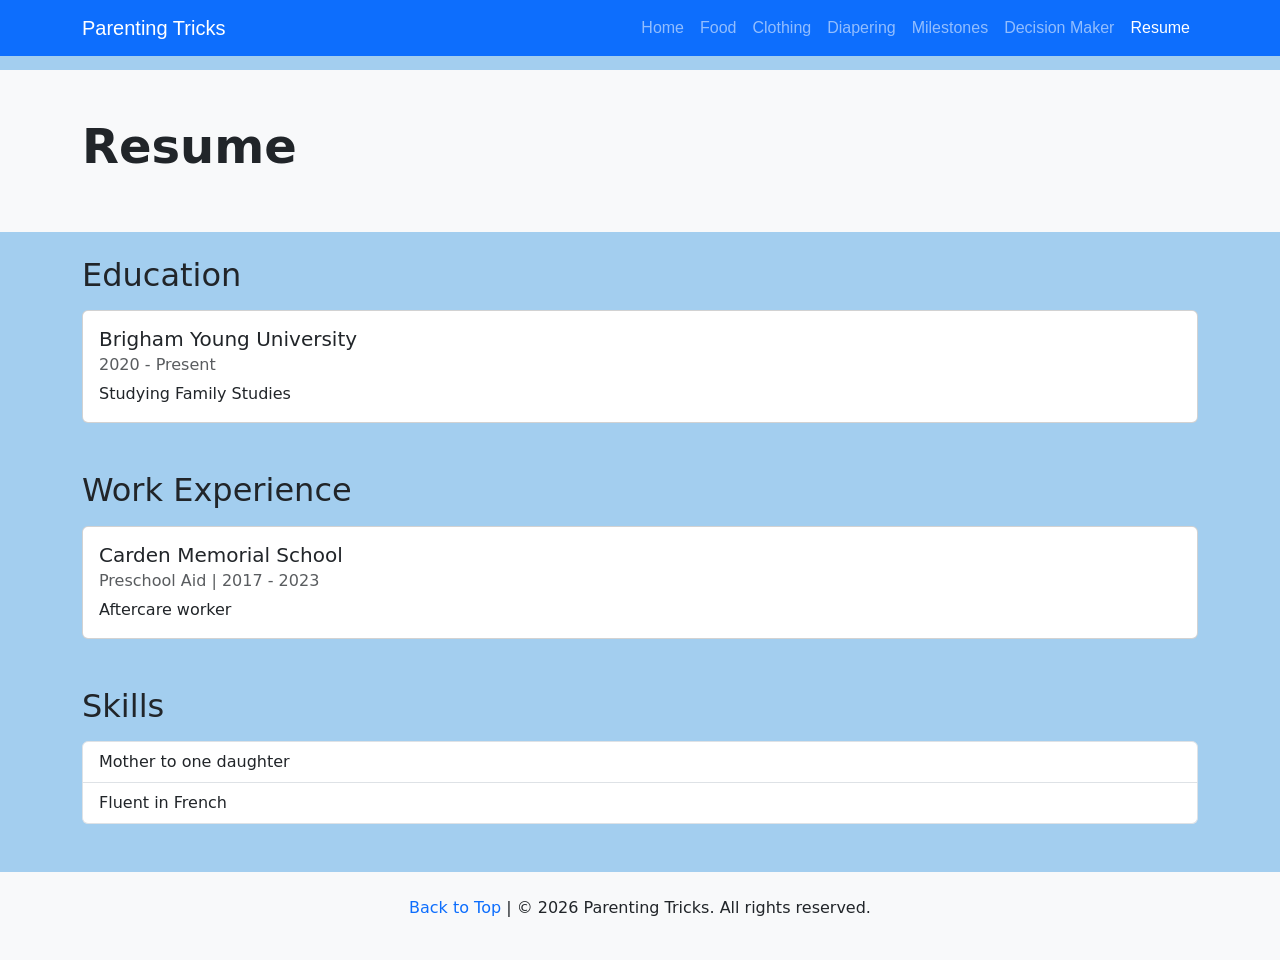
<file: resume.html>
<!DOCTYPE html>
<html lang="en">
<head>
    <meta charset="UTF-8">
    <meta name="viewport" content="width=device-width, initial-scale=1.0">
    <title>Resume | Parenting Tricks</title>
    <link href="https://cdn.jsdelivr.net/npm/bootstrap@5.3.0/dist/css/bootstrap.min.css" rel="stylesheet">
    <link rel="stylesheet" href="Styles/main.css">
    <script src="https://cdn.jsdelivr.net/npm/bootstrap@5.3.0/dist/js/bootstrap.bundle.min.js"></script>
</head>
<body>
    <div id="top"></div>
    <nav class="navbar navbar-expand-lg navbar-dark bg-primary fixed-top">
        <div class="container">
            <a class="navbar-brand" href="index.html">Parenting Tricks</a>
            <button class="navbar-toggler" type="button" data-bs-toggle="collapse" data-bs-target="#navbarNav">
                <span class="navbar-toggler-icon"></span>
            </button>
            <div class="collapse navbar-collapse" id="navbarNav">
                <ul class="navbar-nav ms-auto">
                    <li class="nav-item"><a class="nav-link" href="index.html">Home</a></li>
                    <li class="nav-item"><a class="nav-link" href="food.html">Food</a></li>
                    <li class="nav-item"><a class="nav-link" href="clothing.html">Clothing</a></li>
                    <li class="nav-item"><a class="nav-link" href="diapering.html">Diapering</a></li>
                    <li class="nav-item"><a class="nav-link" href="milestones.html">Milestones</a></li>
                    <li class="nav-item"><a class="nav-link" href="decision-maker.html">Decision Maker</a></li>
                    <li class="nav-item"><a class="nav-link active" aria-current="page" href="resume.html">Resume</a></li>
                </ul>
            </div>
        </div>
    </nav>
    <section class="bg-light py-5 mb-4">
        <div class="container">
            <h1 class="display-5 fw-bold">Resume</h1>
        </div>
    </section>
    <main class="container mb-5">
        <section class="mb-5">
            <h2 class="mb-3">Education</h2>
            <div class="card">
                <div class="card-body">
                    <h5 class="card-title">Brigham Young University</h5>
                    <h6 class="card-subtitle mb-2 text-muted">2020 - Present</h6>
                    <p class="card-text">Studying Family Studies</p>
                </div>
            </div>
        </section>
        <section class="mb-5">
            <h2 class="mb-3">Work Experience</h2>
            <div class="card">
                <div class="card-body">
                    <h5 class="card-title">Carden Memorial School</h5>
                    <h6 class="card-subtitle mb-2 text-muted">Preschool Aid | 2017 - 2023</h6>
                    <p class="card-text">Aftercare worker</p>
                </div>
            </div>
        </section>
        <section class="mb-5">
            <h2 class="mb-3">Skills</h2>
            <ul class="list-group">
                <li class="list-group-item">Mother to one daughter</li>
                <li class="list-group-item">Fluent in French</li>
            </ul>
        </section>
    </main>
    <footer class="bg-light py-4 mt-5">
        <div class="container text-center">
            <p><a href="#top">Back to Top</a> | &copy; 2026 Parenting Tricks. All rights reserved.</p>
        </div>
    </footer>
</body>
</html>
</file>
<file: Styles/main.css>
/* Parenting Tricks - Main Stylesheet */

/* Body padding for fixed navbar */
body {
    padding-top: 70px;
    background: #a3ceef !important ;
}

/* Hero section gradient (used on index.html) */
.hero {
    background: linear-gradient(rgba(13, 110, 253, 0.1), rgba(13, 110, 253, 0.05));
}

/* Responsive iframe container for video embeds */
.ratio-16x9 {
    position: relative;
    width: 100%;
    padding-top: 56.25%; /* 16:9 Aspect Ratio */
}

.ratio-16x9 iframe {
    position: absolute;
    top: 0;
    left: 0;
    width: 100%;
    height: 100%;
    border: 0;
}
footer a[href="#top"] {
    color: #0d6efd;
    text-decoration: none;
    font-weight: 500;
}
footer a[href="#top"]:hover {
    text-decoration: underline;
}

/* Header title fonts */
.navbar {
    font-family:'Franklin Gothic Medium', 'Arial Narrow', Arial, sans-serif;
}
</file>
